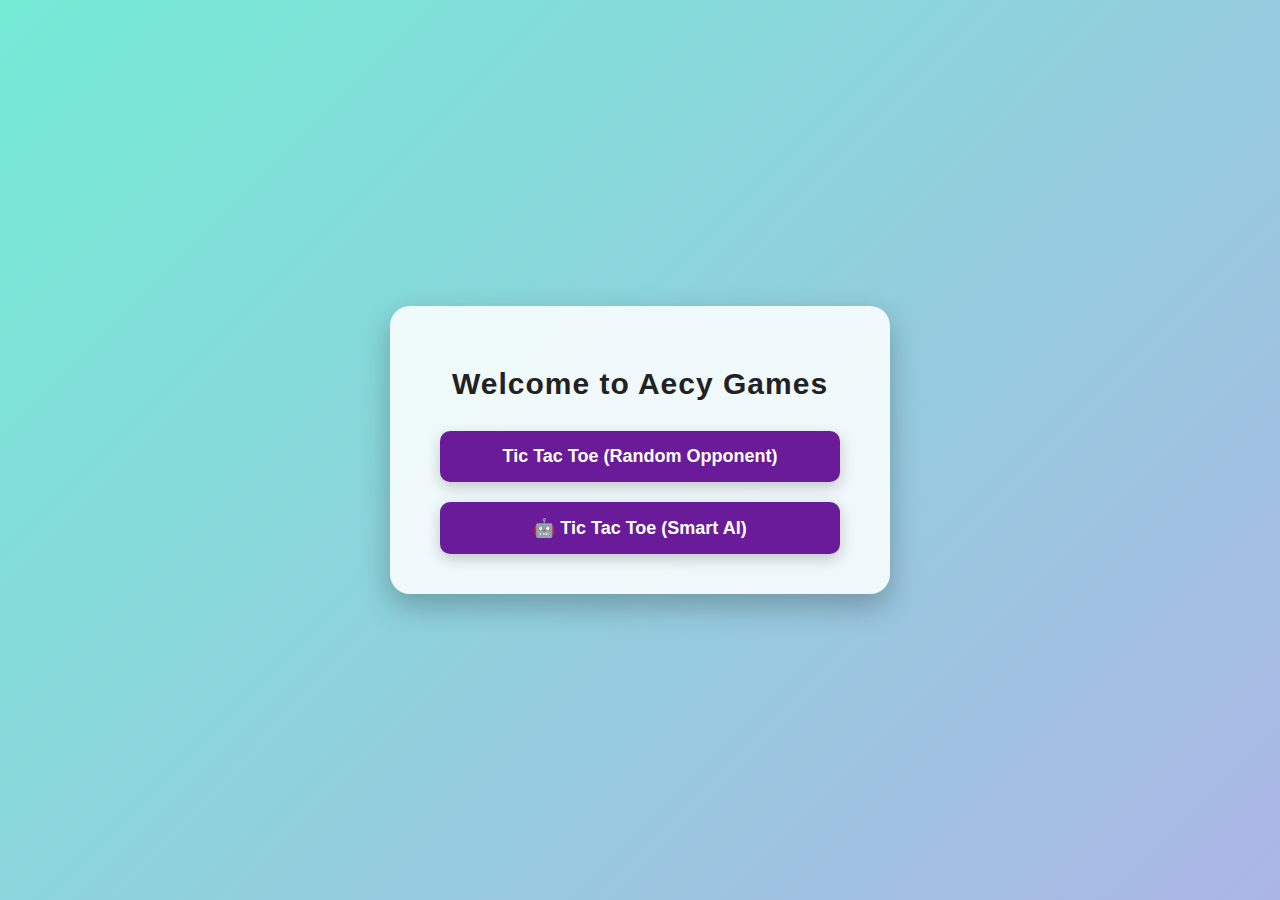
<file: index.html>
<!DOCTYPE html>
<html lang="en">
<head>
  <meta charset="UTF-8" />
  <meta name="viewport" content="width=device-width, initial-scale=1.0"/>
  <title>Tic Tac Toe | Aecy Games</title>
  <style>
    body {
      margin: 0;
      padding: 0;
      font-family: 'Segoe UI', Tahoma, Geneva, Verdana, sans-serif;
      background: linear-gradient(135deg, #74ebd5, #acb6e5);
      display: flex;
      justify-content: center;
      align-items: center;
      height: 100vh;
    }

    .container {
      background-color: #ffffffdd;
      padding: 40px 50px;
      border-radius: 20px;
      box-shadow: 0 12px 30px rgba(0, 0, 0, 0.25);
      text-align: center;
      max-width: 400px;
      width: 90%;
    }

    h1 {
      margin-bottom: 30px;
      color: #222;
      font-size: 30px;
      letter-spacing: 1px;
    }

    .btns {
      display: flex;
      flex-direction: column;
      gap: 20px;
    }

    button {
      padding: 15px 25px;
      font-size: 18px;
      font-weight: bold;
      color: #fff;
      background-color: #6a1b9a;
      border: none;
      border-radius: 10px;
      cursor: pointer;
      transition: all 0.3s ease;
      box-shadow: 0 5px 15px rgba(0, 0, 0, 0.2);
    }

    button:hover {
      background-color: #4a148c;
      transform: translateY(-2px);
    }

    button:active {
      transform: scale(0.98);
    }

  </style>
</head>
<body>

<div class="container">
  <h1> Welcome to Aecy Games</h1>

  <div class="btns">
    <button onclick="location.href='./RandomTik/index.html'">
      Tic Tac Toe (Random Opponent)
    </button>
    <button onclick="location.href='./aiTik/index.html'">
      🤖 Tic Tac Toe (Smart AI)
    </button>
  </div>
</div>

</body>
</html>
</file>
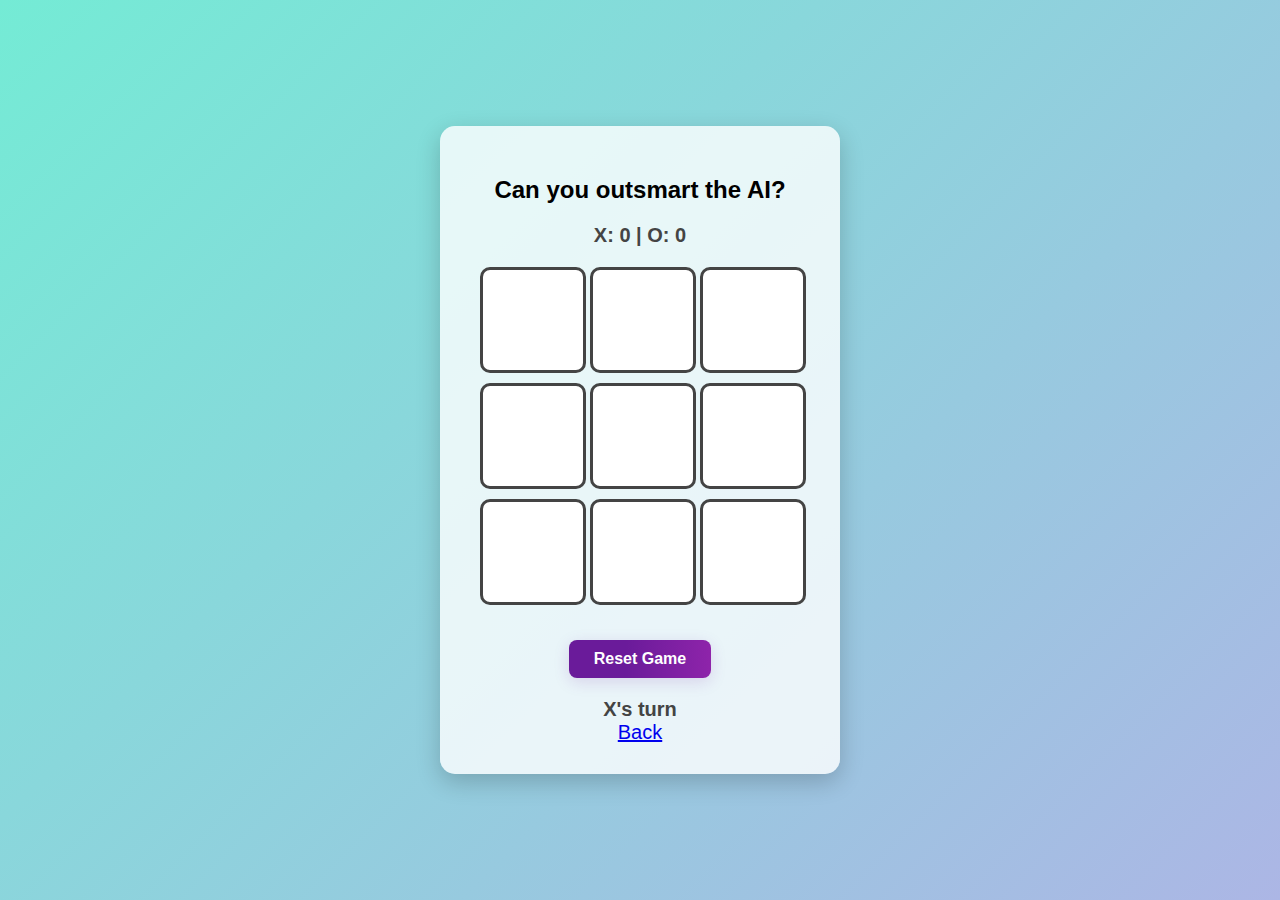
<file: aiTik/index.html>
<!DOCTYPE html>
<html lang="en">
<head>
  <meta charset="UTF-8" />
  <meta name="viewport" content="width=device-width, initial-scale=1.0"/>
  <title>Tic Tac Toe</title>
<link rel="stylesheet" href="style.css">
</head>
<body>

<div class="Game-container">
<h2>Can you outsmart the AI?</h2>
  
  <div class="scoreboard"></div>
  <div class="board">
    <div class="cell" data-cell="0"></div>
    <div class="cell" data-cell="1"></div>
    <div class="cell" data-cell="2"></div>
    <div class="cell" data-cell="3"></div>
    <div class="cell" data-cell="4"></div>
    <div class="cell" data-cell="5"></div>
    <div class="cell" data-cell="6"></div>
    <div class="cell" data-cell="7"></div>
    <div class="cell" data-cell="8"></div>
  </div>

  <button id="reset">Reset Game</button>
  <div class="statusText">Welcome!</div>
<a href="../index.html" class="back-btn">Back</a>
</div>

<script src="./index.js"></script>
</body>
</html>
</file>
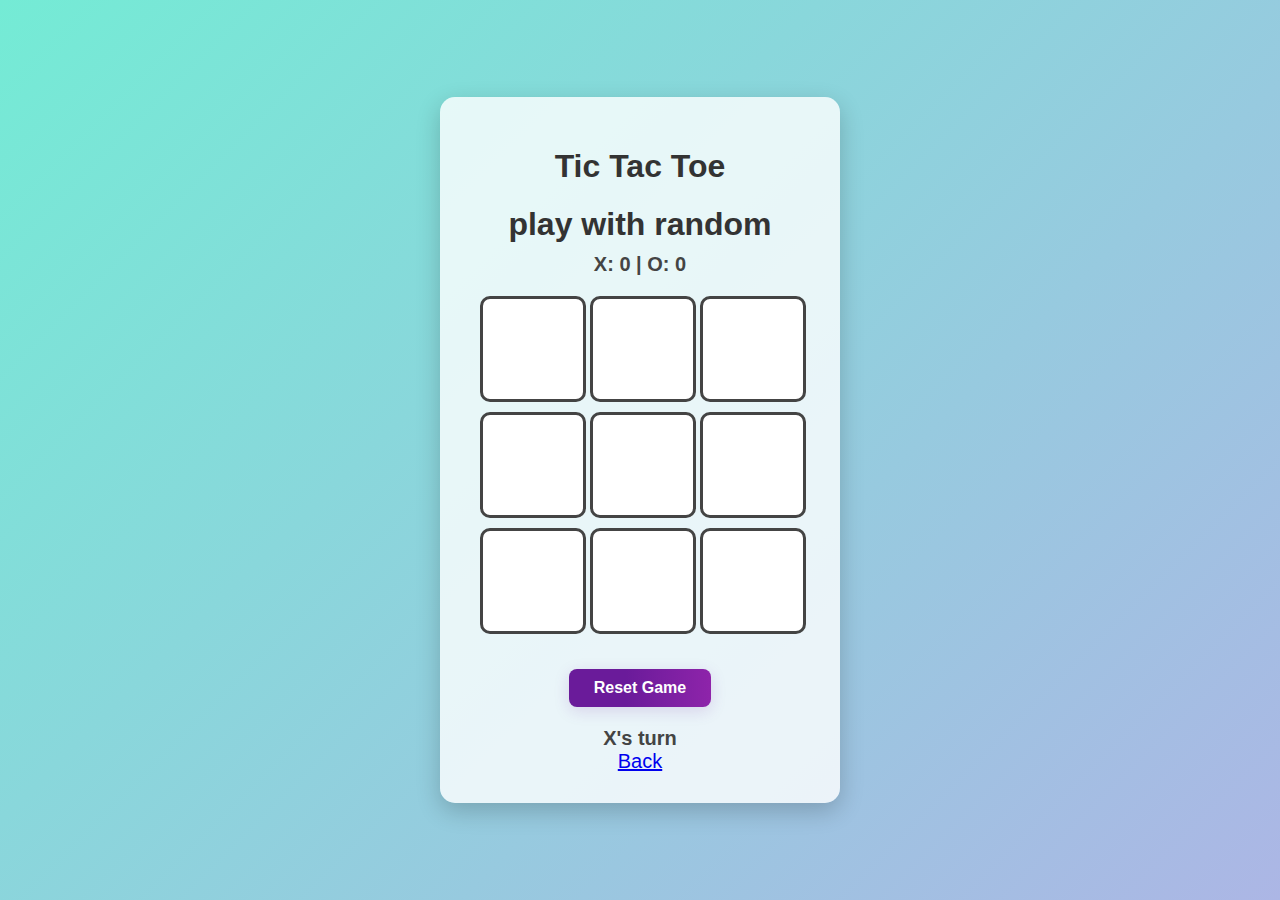
<file: RandomTik/index.html>
<!DOCTYPE html>
<html lang="en">
<head>
  <meta charset="UTF-8" />
  <meta name="viewport" content="width=device-width, initial-scale=1.0"/>
  <title>Tic Tac Toe</title>
 <link rel="stylesheet" href="./style.css">
</head>
<body>

<div class="Game-container">
  <h1>Tic Tac Toe</h1>
  <h1>play with random</h1>
  <div class="scoreboard"></div>
  <div class="board">
    <div class="cell" data-cell="0"></div>
    <div class="cell" data-cell="1"></div>
    <div class="cell" data-cell="2"></div>
    <div class="cell" data-cell="3"></div>
    <div class="cell" data-cell="4"></div>
    <div class="cell" data-cell="5"></div>
    <div class="cell" data-cell="6"></div>
    <div class="cell" data-cell="7"></div>
    <div class="cell" data-cell="8"></div>
  </div>

  <button id="reset">Reset Game</button>
  <div class="statusText">Welcome!</div>
  <a href="../index.html" class="back-btn">Back</a>
</div>

<script src="./index.js"></script>
</body>
</html>
</file>
<file: aiTik/style.css>
body {
      margin: 0;
      padding: 0;
      font-family: 'Segoe UI', Tahoma, Geneva, Verdana, sans-serif;
      background: linear-gradient(135deg, #74ebd5, #acb6e5);
      display: flex;
      justify-content: center;
      align-items: center;
      height: 100vh;
    }

    .Game-container {
      background-color: #ffffffcc;
      padding: 30px 40px;
      border-radius: 15px;
      box-shadow: 0 8px 25px rgba(0, 0, 0, 0.2);
      text-align: center;
    }

    .Game-container h1 {
      margin-bottom: 10px;
      color: #333;
      font-size: 32px;
    }

    .scoreboard {
      font-size: 20px;
      margin-bottom: 15px;
      font-weight: bold;
      color: #444;
    }

    .board {
      display: grid;
      grid-template-columns: repeat(3, 100px);
      gap: 10px;
      justify-content: center;
      margin: 20px 0;
    }

    .cell {
      width: 100px;
      height: 100px;
      background-color: #fff;
      border: 3px solid #444;
      border-radius: 10px;
      font-size: 48px;
      font-weight: bold;
      color: #333;
      display: flex;
      align-items: center;
      justify-content: center;
      cursor: pointer;
      transition: background-color 0.3s ease;
    }

    .cell:hover {
      background-color: #f0f0f0;
    }

    #reset {
      margin-top: 15px;
      padding: 10px 25px;
      background-color: #2196f3;
      color: white;
      border: none;
      border-radius: 8px;
      font-size: 16px;
      cursor: pointer;
      transition: background-color 0.3s ease;
    }

    #reset:hover {
      background-color: #0b7dda;
    }

    .statusText {
      margin-top: 20px;
      font-size: 20px;
      font-weight: bold;
      color: #444;
    }
    /* ...existing code... */
button {
  padding: 12px 32px;
  font-size: 18px;
  font-weight: bold;
  color: #fff;
  background: linear-gradient(90deg, #6a1b9a 40%, #8e24aa 100%);
  border: none;
  border-radius: 10px;
  margin: 15px 5px 0 5px;
  cursor: pointer;
  box-shadow: 0 4px 16px rgba(106,27,154,0.15);
  transition: background 0.3s, transform 0.2s;
}

button:hover {
  background: linear-gradient(90deg, #8e24aa 40%, #6a1b9a 100%);
  transform: translateY(-2px) scale(1.04);
}

button:active {
  transform: scale(0.97);
}

.back-btn {

  border: none;
  border-radius: 10px;
  margin-top: 30px;
font-size: 20px;
  cursor: pointer;

}

.back-btn:hover {
color: #2196f3;
}
</file>
<file: RandomTik/style.css>
body {
      margin: 0;
      padding: 0;
      font-family: 'Segoe UI', Tahoma, Geneva, Verdana, sans-serif;
      background: linear-gradient(135deg, #74ebd5, #acb6e5);
      display: flex;
      justify-content: center;
      align-items: center;
      height: 100vh;
    }

    .Game-container {
      background-color: #ffffffcc;
      padding: 30px 40px;
      border-radius: 15px;
      box-shadow: 0 8px 25px rgba(0, 0, 0, 0.2);
      text-align: center;
    }

    .Game-container h1 {
      margin-bottom: 10px;
      color: #333;
      font-size: 32px;
    }

    .scoreboard {
      font-size: 20px;
      margin-bottom: 15px;
      font-weight: bold;
      color: #444;
    }

    .board {
      display: grid;
      grid-template-columns: repeat(3, 100px);
      gap: 10px;
      justify-content: center;
      margin: 20px 0;
    }

    .cell {
      width: 100px;
      height: 100px;
      background-color: #fff;
      border: 3px solid #444;
      border-radius: 10px;
      font-size: 48px;
      font-weight: bold;
      color: #333;
      display: flex;
      align-items: center;
      justify-content: center;
      cursor: pointer;
      transition: background-color 0.3s ease;
    }

    .cell:hover {
      background-color: #f0f0f0;
    }

    #reset {
      margin-top: 15px;
      padding: 10px 25px;
      background-color: #2196f3;
      color: white;
      border: none;
      border-radius: 8px;
      font-size: 16px;
      cursor: pointer;
      transition: background-color 0.3s ease;
    }

    #reset:hover {
      background-color: #0b7dda;
    }

    .statusText {
      margin-top: 20px;
      font-size: 20px;
      font-weight: bold;
      color: #444;
    }


       /* ...existing code... */
button {
  padding: 12px 32px;
  font-size: 18px;
  font-weight: bold;
  color: #fff;
  background: linear-gradient(90deg, #6a1b9a 40%, #8e24aa 100%);
  border: none;
  border-radius: 10px;
  margin: 15px 5px 0 5px;
  cursor: pointer;
  box-shadow: 0 4px 16px rgba(106,27,154,0.15);
  transition: background 0.3s, transform 0.2s;
}

button:hover {
  background: linear-gradient(90deg, #8e24aa 40%, #6a1b9a 100%);
  transform: translateY(-2px) scale(1.04);
}

button:active {
  transform: scale(0.97);
}

.back-btn {

  border: none;
  border-radius: 10px;
  margin-top: 30px;
font-size: 20px;
  cursor: pointer;

}

.back-btn:hover {
color: #2196f3;
}
</file>
